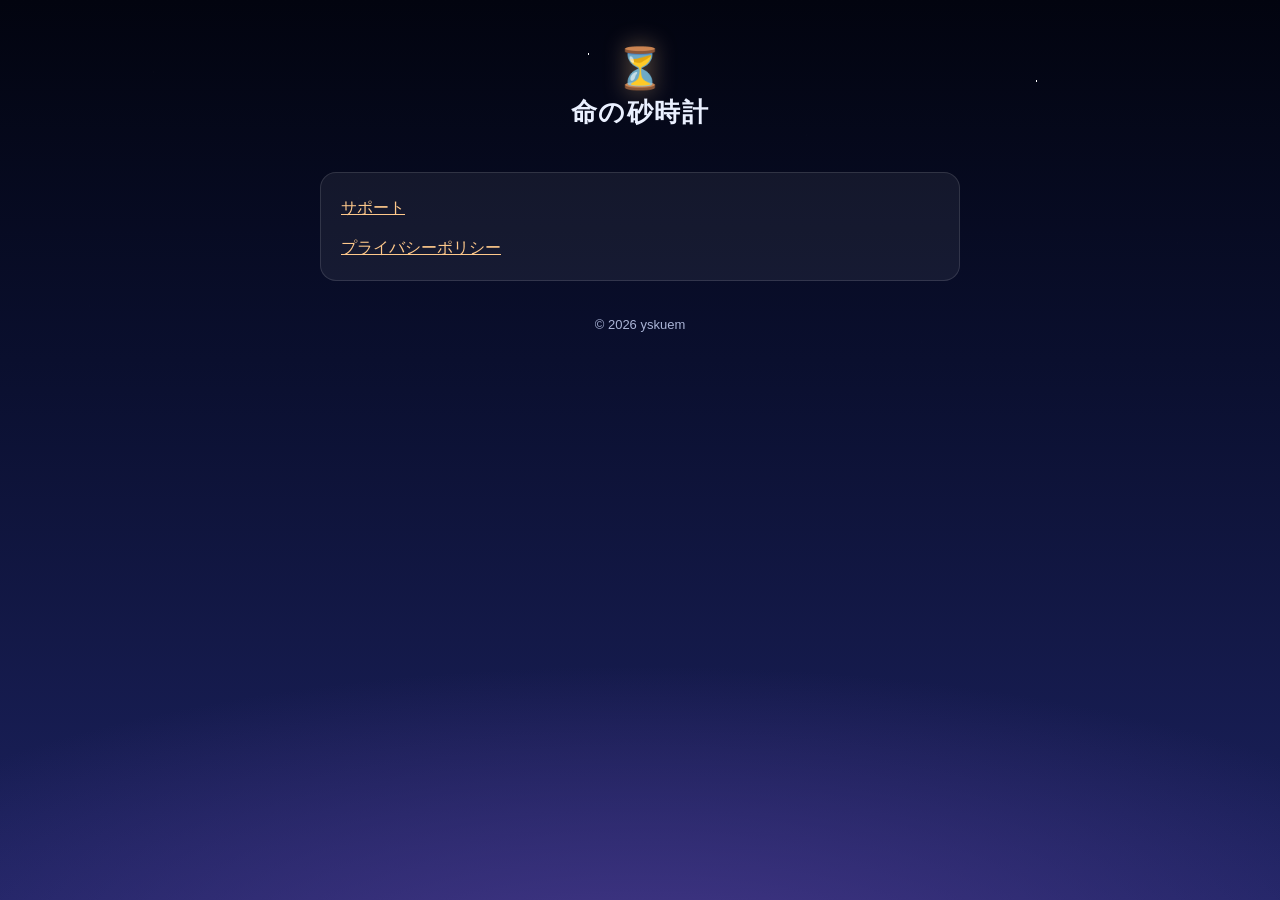
<file: index.html>
<!doctype html>
<html lang="ja">
<head>
<meta charset="utf-8">
<meta name="viewport" content="width=device-width, initial-scale=1, viewport-fit=cover">
<meta name="theme-color" content="#02040f">
<title>命の砂時計</title>
<link rel="stylesheet" href="style.css">
</head>
<body>
<main>
  <header>
    <div class="mark" aria-hidden="true">⏳</div>
    <h1>命の砂時計</h1>
  </header>
  <section>
    <p><a href="support.html">サポート</a></p>
    <p><a href="privacy.html">プライバシーポリシー</a></p>
  </section>
  <footer><p>© 2026 yskuem</p></footer>
</main>
</body>
</html>
</file>
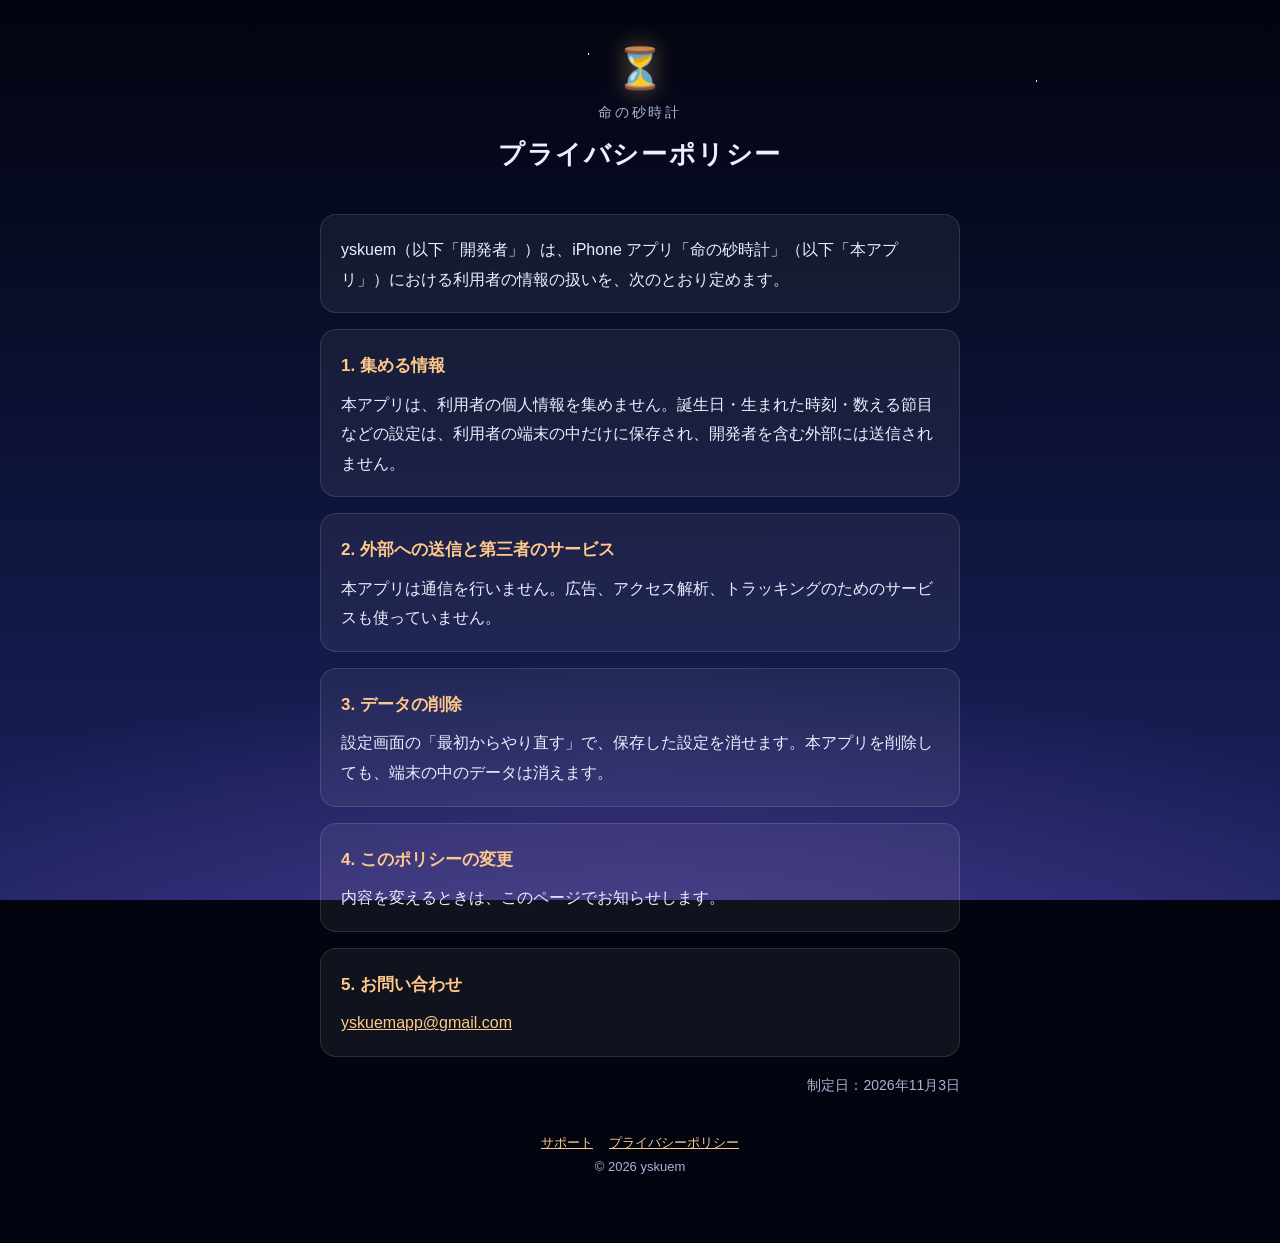
<file: privacy.html>
<!doctype html>
<html lang="ja">
<head>
<meta charset="utf-8">
<meta name="viewport" content="width=device-width, initial-scale=1, viewport-fit=cover">
<meta name="theme-color" content="#02040f">
<title>プライバシーポリシー｜命の砂時計</title>
<meta name="description" content="iPhone アプリ「命の砂時計」のプライバシーポリシーです。">
<link rel="stylesheet" href="style.css">
</head>
<body>
<main>
  <header>
    <div class="mark" aria-hidden="true">⏳</div>
    <p class="app-name">命の砂時計</p>
    <h1>プライバシーポリシー</h1>
  </header>

  <section>
    <p>yskuem（以下「開発者」）は、iPhone アプリ「命の砂時計」（以下「本アプリ」）における利用者の情報の扱いを、次のとおり定めます。</p>
  </section>

  <section>
    <h2>1. 集める情報</h2>
    <p>本アプリは、利用者の個人情報を集めません。誕生日・生まれた時刻・数える節目などの設定は、利用者の端末の中だけに保存され、開発者を含む外部には送信されません。</p>
  </section>

  <section>
    <h2>2. 外部への送信と第三者のサービス</h2>
    <p>本アプリは通信を行いません。広告、アクセス解析、トラッキングのためのサービスも使っていません。</p>
  </section>

  <section>
    <h2>3. データの削除</h2>
    <p>設定画面の「最初からやり直す」で、保存した設定を消せます。本アプリを削除しても、端末の中のデータは消えます。</p>
  </section>

  <section>
    <h2>4. このポリシーの変更</h2>
    <p>内容を変えるときは、このページでお知らせします。</p>
  </section>

  <section>
    <h2>5. お問い合わせ</h2>
    <p><a href="mailto:yskuemapp@gmail.com">yskuemapp@gmail.com</a></p>
  </section>

  <p class="date">制定日：2026年11月3日</p>

  <footer>
    <nav><a href="support.html">サポート</a><a href="privacy.html">プライバシーポリシー</a></nav>
    <p>© 2026 yskuem</p>
  </footer>
</main>
</body>
</html>
</file>
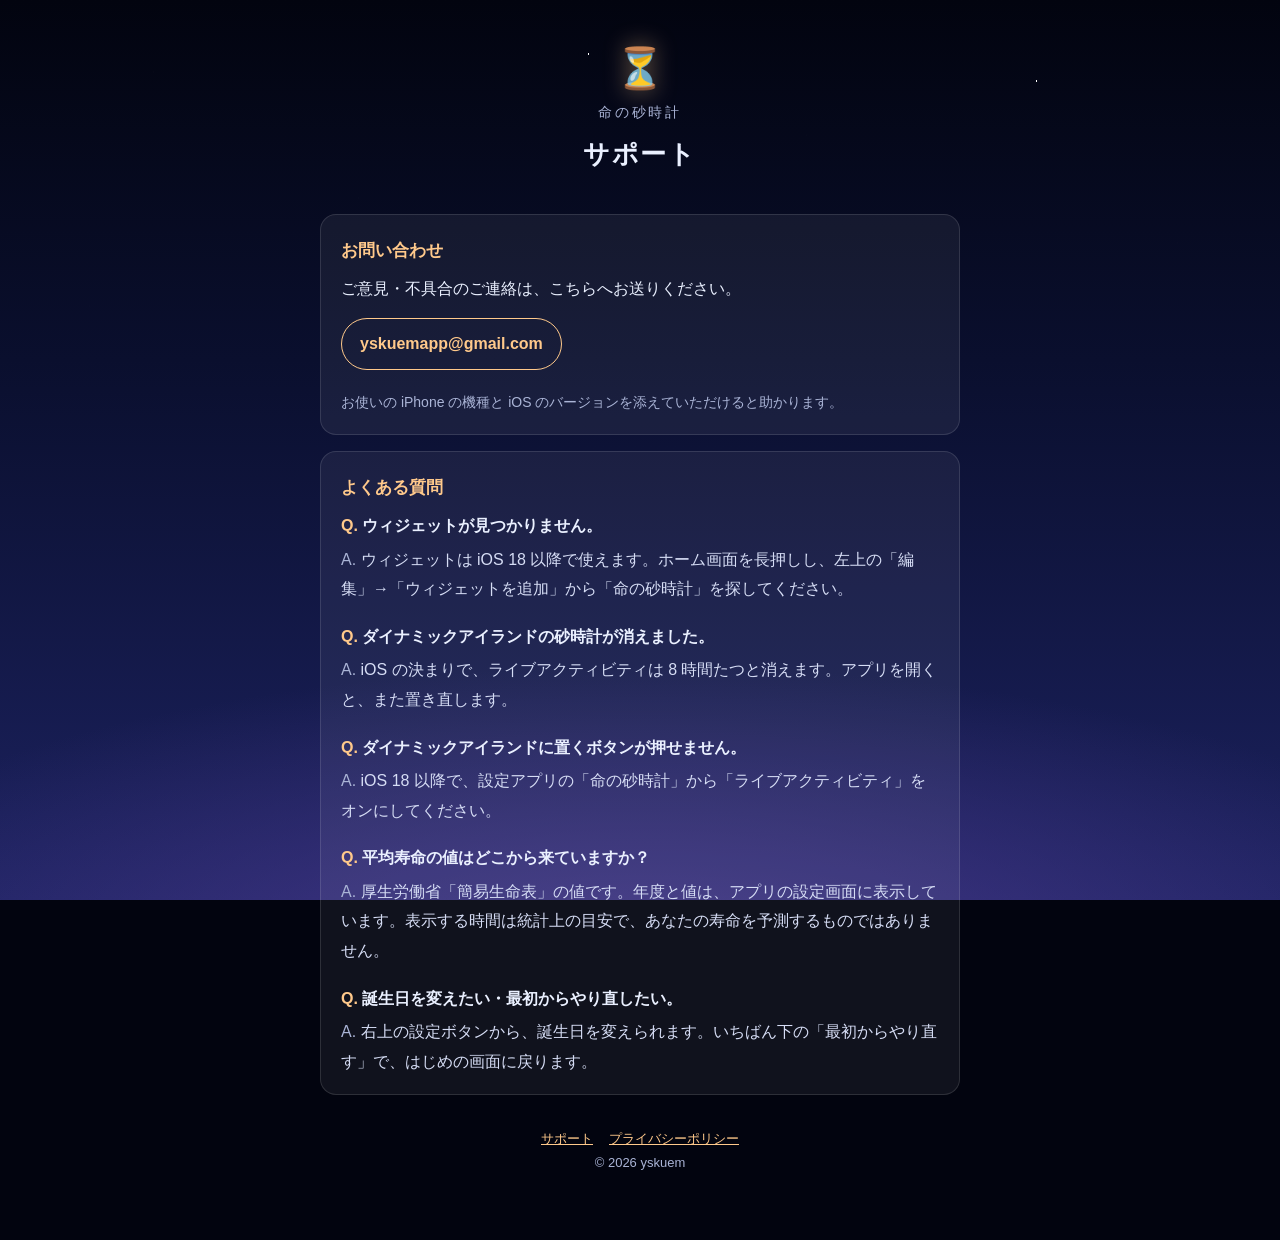
<file: support.html>
<!doctype html>
<html lang="ja">
<head>
<meta charset="utf-8">
<meta name="viewport" content="width=device-width, initial-scale=1, viewport-fit=cover">
<meta name="theme-color" content="#02040f">
<title>サポート｜命の砂時計</title>
<meta name="description" content="iPhone アプリ「命の砂時計」のサポートページです。お問い合わせ先とよくある質問をまとめています。">
<link rel="stylesheet" href="style.css">
</head>
<body>
<main>
  <header>
    <div class="mark" aria-hidden="true">⏳</div>
    <p class="app-name">命の砂時計</p>
    <h1>サポート</h1>
  </header>

  <section>
    <h2>お問い合わせ</h2>
    <p>ご意見・不具合のご連絡は、こちらへお送りください。</p>
    <p><a class="mail" href="mailto:yskuemapp@gmail.com?subject=%E5%91%BD%E3%81%AE%E7%A0%82%E6%99%82%E8%A8%88%E3%81%AB%E3%81%A4%E3%81%84%E3%81%A6">yskuemapp@gmail.com</a></p>
    <p class="note">お使いの iPhone の機種と iOS のバージョンを添えていただけると助かります。</p>
  </section>

  <section>
    <h2>よくある質問</h2>
    <dl>
      <dt>ウィジェットが見つかりません。</dt>
      <dd>ウィジェットは iOS 18 以降で使えます。ホーム画面を長押しし、左上の「編集」→「ウィジェットを追加」から「命の砂時計」を探してください。</dd>

      <dt>ダイナミックアイランドの砂時計が消えました。</dt>
      <dd>iOS の決まりで、ライブアクティビティは 8 時間たつと消えます。アプリを開くと、また置き直します。</dd>

      <dt>ダイナミックアイランドに置くボタンが押せません。</dt>
      <dd>iOS 18 以降で、設定アプリの「命の砂時計」から「ライブアクティビティ」をオンにしてください。</dd>

      <dt>平均寿命の値はどこから来ていますか？</dt>
      <dd>厚生労働省「簡易生命表」の値です。年度と値は、アプリの設定画面に表示しています。表示する時間は統計上の目安で、あなたの寿命を予測するものではありません。</dd>

      <dt>誕生日を変えたい・最初からやり直したい。</dt>
      <dd>右上の設定ボタンから、誕生日を変えられます。いちばん下の「最初からやり直す」で、はじめの画面に戻ります。</dd>
    </dl>
  </section>

  <footer>
    <nav><a href="support.html">サポート</a><a href="privacy.html">プライバシーポリシー</a></nav>
    <p>© 2026 yskuem</p>
  </footer>
</main>
</body>
</html>
</file>
<file: style.css>
:root {
  --sky-top: #02040f;
  --sky-mid: #0a0f2e;
  --sky-low: #1c2260;
  --sky-glow: #46388a;
  --text: #eaf0ff;
  --muted: #aab4d6;
  --accent: #ffc98b;
  --card: rgba(255, 255, 255, 0.06);
  --line: rgba(255, 255, 255, 0.12);
}

* { box-sizing: border-box; }

html {
  background: var(--sky-top);
  -webkit-text-size-adjust: 100%;
}

body {
  margin: 0;
  min-height: 100vh;
  color: var(--text);
  font-family: -apple-system, BlinkMacSystemFont, "Hiragino Sans", "Hiragino Kaku Gothic ProN", "Noto Sans JP", "Yu Gothic", Meiryo, sans-serif;
  font-size: 16px;
  line-height: 1.85;
  background:
    radial-gradient(1px 1px at 12% 8%, #fff 50%, transparent 51%),
    radial-gradient(1px 1px at 28% 22%, rgba(255,255,255,.8) 50%, transparent 51%),
    radial-gradient(1.5px 1.5px at 46% 6%, #fff 50%, transparent 51%),
    radial-gradient(1px 1px at 63% 15%, rgba(255,255,255,.7) 50%, transparent 51%),
    radial-gradient(1.5px 1.5px at 81% 9%, #fff 50%, transparent 51%),
    radial-gradient(1px 1px at 92% 27%, rgba(255,255,255,.6) 50%, transparent 51%),
    radial-gradient(1px 1px at 7% 34%, rgba(255,255,255,.6) 50%, transparent 51%),
    radial-gradient(1px 1px at 72% 38%, rgba(255,255,255,.5) 50%, transparent 51%),
    radial-gradient(120% 60% at 50% 110%, var(--sky-glow) 0%, transparent 60%),
    linear-gradient(180deg, var(--sky-top) 0%, var(--sky-mid) 40%, var(--sky-low) 100%);
  background-attachment: fixed;
}

main {
  max-width: 680px;
  margin: 0 auto;
  padding: 48px 20px 64px;
}

header { text-align: center; margin-bottom: 36px; }

.mark {
  font-size: 40px;
  line-height: 1;
  color: var(--accent);
  text-shadow: 0 0 24px rgba(255, 201, 139, .45);
}

.app-name {
  margin: 12px 0 4px;
  font-size: 14px;
  letter-spacing: .2em;
  color: var(--muted);
}

h1 {
  margin: 0;
  font-size: 26px;
  font-weight: 600;
  letter-spacing: .06em;
}

h2 {
  margin: 0 0 8px;
  font-size: 17px;
  font-weight: 600;
  color: var(--accent);
}

section {
  background: var(--card);
  border: 1px solid var(--line);
  border-radius: 16px;
  padding: 20px 20px 18px;
  margin-bottom: 16px;
}

p { margin: 0 0 10px; }
p:last-child { margin-bottom: 0; }

a { color: var(--accent); word-break: break-all; }

.mail {
  display: inline-block;
  margin: 4px 0 10px;
  padding: 10px 18px;
  border: 1px solid var(--accent);
  border-radius: 999px;
  text-decoration: none;
  font-weight: 600;
}

.note { color: var(--muted); font-size: 14px; }

dl { margin: 0; }
dt { font-weight: 600; margin-top: 18px; }
dt:first-child { margin-top: 0; }
dt::before { content: "Q. "; color: var(--accent); }
dd { margin: 4px 0 0; color: #d6ddf5; }
dd::before { content: "A. "; color: var(--muted); }

footer {
  margin-top: 32px;
  text-align: center;
  font-size: 13px;
  color: var(--muted);
}

footer nav a { margin: 0 8px; }

.date { text-align: right; color: var(--muted); font-size: 14px; margin-top: 8px; }
</file>
